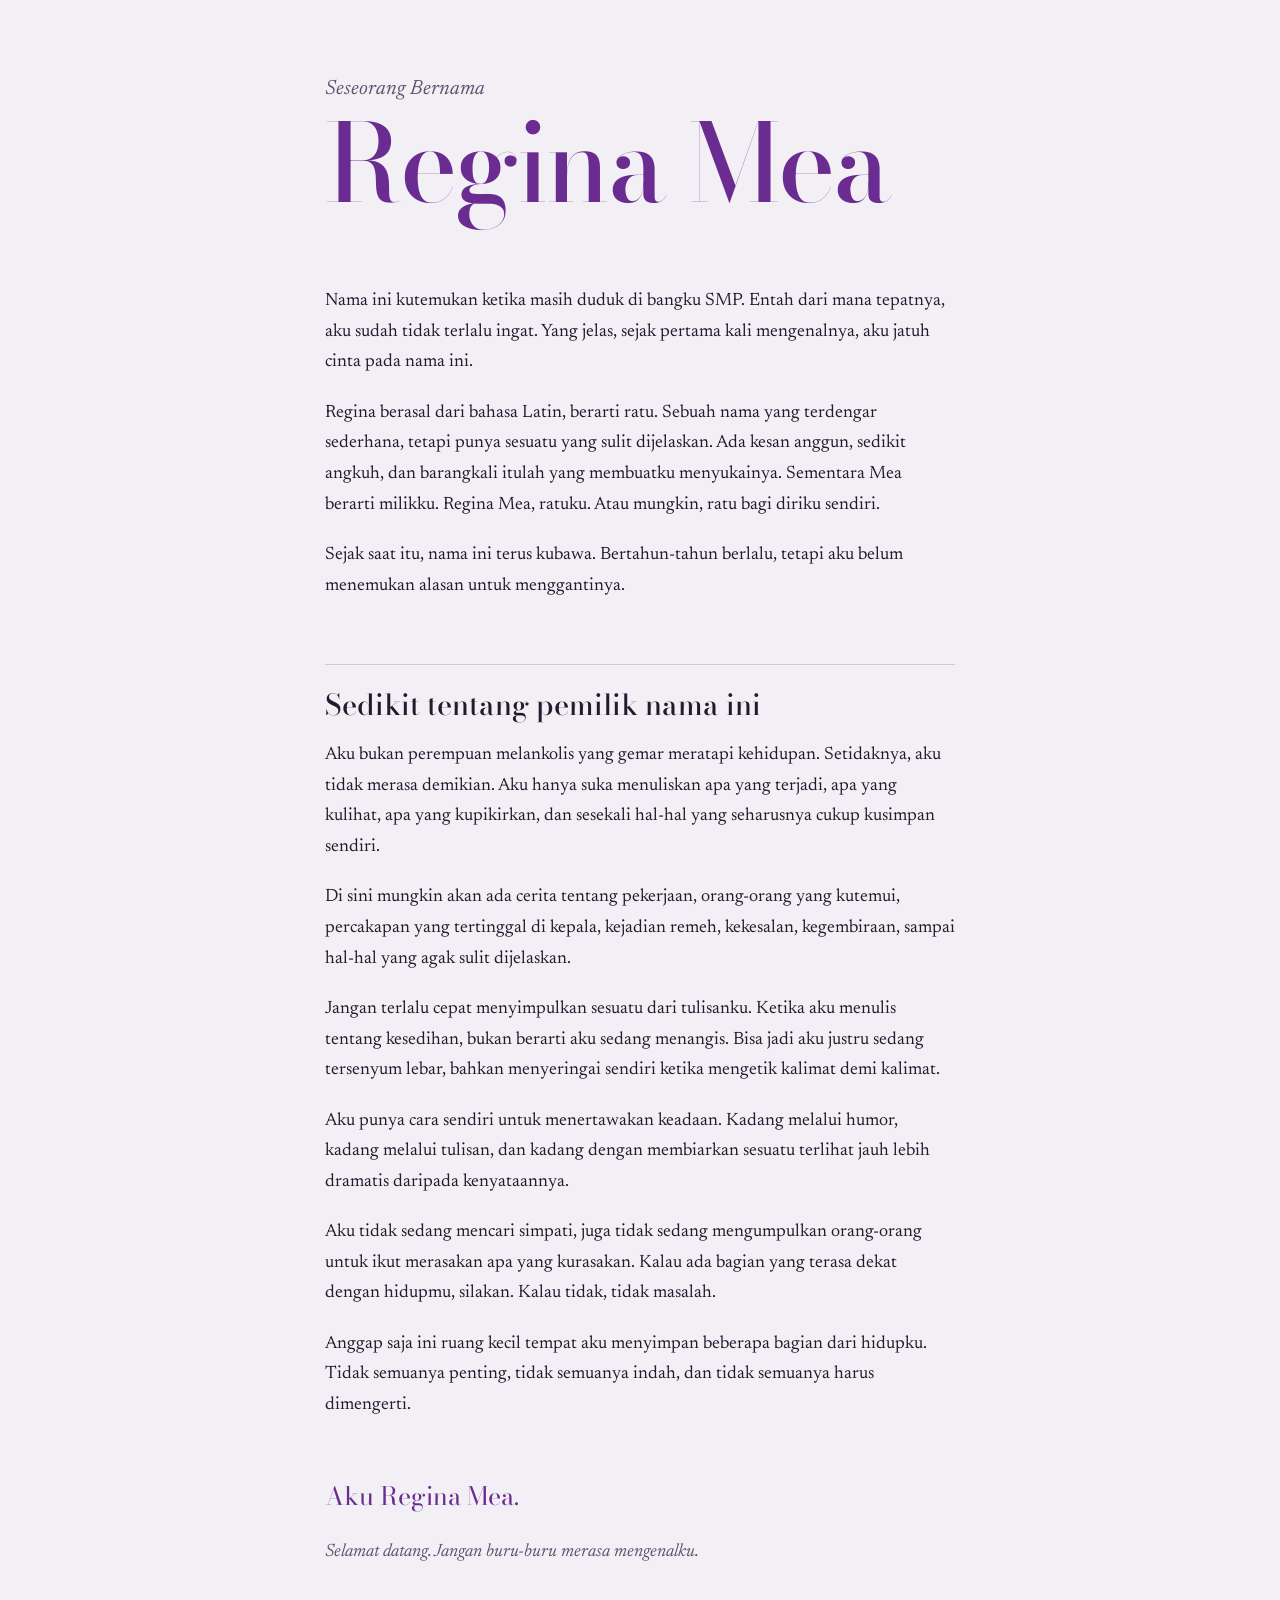
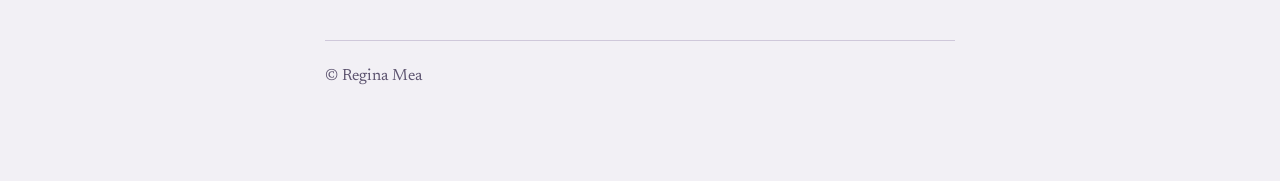
<file: index.html>
<!DOCTYPE html>
<html lang="id">
<head>
<meta charset="UTF-8">
<meta name="viewport" content="width=device-width, initial-scale=1">
<title>Seseorang Bernama Regina Mea</title>
<meta name="description" content="Ruang kecil tempat Regina Mea menyimpan beberapa bagian dari hidupnya.">
<link rel="preconnect" href="https://fonts.googleapis.com">
<link rel="preconnect" href="https://fonts.gstatic.com" crossorigin>
<link href="https://fonts.googleapis.com/css2?family=Bodoni+Moda:ital,opsz,wght@0,6..96,500;1,6..96,500&family=Newsreader:ital,opsz,wght@0,6..72,400;1,6..72,400&display=swap" rel="stylesheet">
<style>
  :root {
    --paper: #f2f0f5;
    --ink: #221b2e;
    --soft: #5d5470;
    --accent: #6a2c91;
    --rule: #cfc8da;
  }
  @media (prefers-color-scheme: dark) {
    :root {
      --paper: #1a1523;
      --ink: #ece8f3;
      --soft: #aaa0bd;
      --accent: #c79df0;
      --rule: #3a3149;
    }
  }
  * { box-sizing: border-box; }
  html { font-size: 112.5%; }
  body {
    margin: 0;
    background: var(--paper);
    color: var(--ink);
    font-family: "Newsreader", Georgia, "Times New Roman", serif;
    line-height: 1.7;
    -webkit-font-smoothing: antialiased;
  }
  .wrap {
    max-width: 38rem;
    margin: 0 auto;
    padding: 4rem 1.5rem 5rem;
  }
  header { margin-bottom: 4rem; }
  .kicker {
    margin: 0 0 .25rem;
    font-style: italic;
    color: var(--soft);
    font-size: 1.15rem;
  }
  h1 {
    margin: 0;
    font-family: "Bodoni Moda", "Didot", Georgia, serif;
    font-weight: 500;
    font-size: clamp(3.4rem, 15vw, 6rem);
    line-height: .95;
    letter-spacing: -.02em;
    color: var(--accent);
  }
  h2 {
    margin: 3.5rem 0 1rem;
    font-family: "Bodoni Moda", "Didot", Georgia, serif;
    font-weight: 500;
    font-size: 1.6rem;
    line-height: 1.2;
    padding-top: 1.25rem;
    border-top: 1px solid var(--rule);
  }
  p { margin: 0 0 1.1rem; }
  .salam { font-size: 1.25rem; }
  .meaning { font-style: italic; color: var(--soft); }
  .sign {
    margin-top: 3rem;
    font-family: "Bodoni Moda", "Didot", Georgia, serif;
    font-size: 1.4rem;
    color: var(--accent);
  }
  .sign + p { color: var(--soft); font-style: italic; }
  footer {
    margin-top: 4rem;
    padding-top: 1.25rem;
    border-top: 1px solid var(--rule);
    color: var(--soft);
    font-size: .9rem;
  }
</style>
</head>
<body>
<div class="wrap">

  <header>
    <p class="kicker">Seseorang Bernama</p>
    <h1>Regina Mea</h1>
  </header>

  <main>
    <p>Nama ini kutemukan ketika masih duduk di bangku SMP. Entah dari mana tepatnya, aku sudah tidak terlalu ingat. Yang jelas, sejak pertama kali mengenalnya, aku jatuh cinta pada nama ini.</p>
    <p>Regina berasal dari bahasa Latin, berarti ratu. Sebuah nama yang terdengar sederhana, tetapi punya sesuatu yang sulit dijelaskan. Ada kesan anggun, sedikit angkuh, dan barangkali itulah yang membuatku menyukainya. Sementara Mea berarti milikku. Regina Mea, ratuku. Atau mungkin, ratu bagi diriku sendiri.</p>
    <p>Sejak saat itu, nama ini terus kubawa. Bertahun-tahun berlalu, tetapi aku belum menemukan alasan untuk menggantinya.</p>

    <h2>Sedikit tentang pemilik nama ini</h2>

    <p>Aku bukan perempuan melankolis yang gemar meratapi kehidupan. Setidaknya, aku tidak merasa demikian. Aku hanya suka menuliskan apa yang terjadi, apa yang kulihat, apa yang kupikirkan, dan sesekali hal-hal yang seharusnya cukup kusimpan sendiri.</p>
    <p>Di sini mungkin akan ada cerita tentang pekerjaan, orang-orang yang kutemui, percakapan yang tertinggal di kepala, kejadian remeh, kekesalan, kegembiraan, sampai hal-hal yang agak sulit dijelaskan.</p>
    <p>Jangan terlalu cepat menyimpulkan sesuatu dari tulisanku. Ketika aku menulis tentang kesedihan, bukan berarti aku sedang menangis. Bisa jadi aku justru sedang tersenyum lebar, bahkan menyeringai sendiri ketika mengetik kalimat demi kalimat.</p>
    <p>Aku punya cara sendiri untuk menertawakan keadaan. Kadang melalui humor, kadang melalui tulisan, dan kadang dengan membiarkan sesuatu terlihat jauh lebih dramatis daripada kenyataannya.</p>
    <p>Aku tidak sedang mencari simpati, juga tidak sedang mengumpulkan orang-orang untuk ikut merasakan apa yang kurasakan. Kalau ada bagian yang terasa dekat dengan hidupmu, silakan. Kalau tidak, tidak masalah.</p>
    <p>Anggap saja ini ruang kecil tempat aku menyimpan beberapa bagian dari hidupku. Tidak semuanya penting, tidak semuanya indah, dan tidak semuanya harus dimengerti.</p>

    <p class="sign">Aku Regina Mea.</p>
    <p>Selamat datang. Jangan buru-buru merasa mengenalku.</p>
  </main>

  <footer>© Regina Mea</footer>

</div>
</body>
</html>
</file>
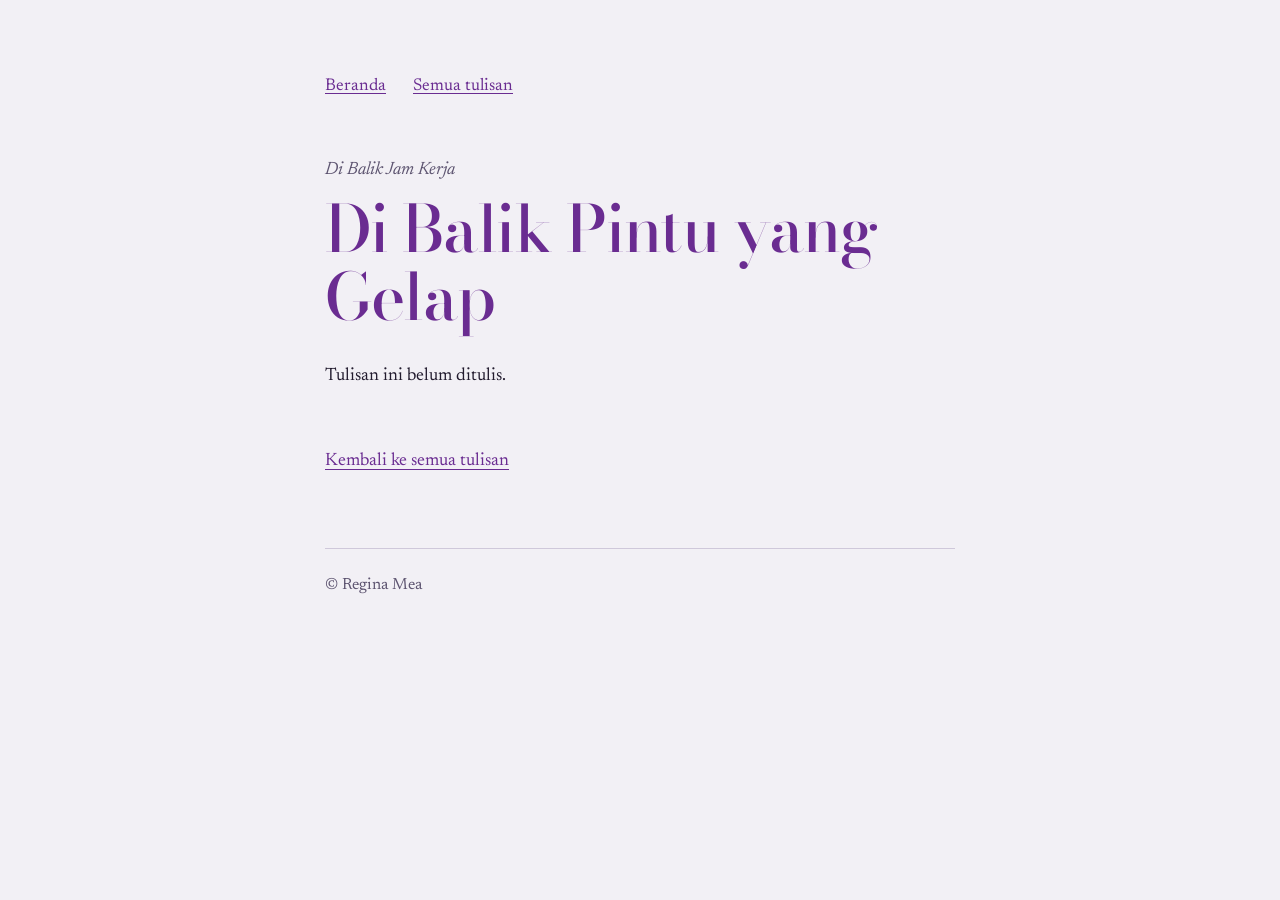
<file: di-balik-pintu-yang-gelap.html>
<!DOCTYPE html>
<html lang="id">
<head>
<meta charset="UTF-8">
<meta name="viewport" content="width=device-width, initial-scale=1">
<title>Di Balik Pintu yang Gelap | Regina Mea</title>
<meta name="description" content="Di Balik Pintu yang Gelap">
<link rel="preconnect" href="https://fonts.googleapis.com">
<link rel="preconnect" href="https://fonts.gstatic.com" crossorigin>
<link href="https://fonts.googleapis.com/css2?family=Bodoni+Moda:ital,opsz,wght@0,6..96,500;1,6..96,500&family=Newsreader:ital,opsz,wght@0,6..72,400;1,6..72,400&display=swap" rel="stylesheet">
<link rel="stylesheet" href="style.css">
</head>
<body>
<div class="wrap">
<nav><a href="index.html">Beranda</a><a href="tulisan.html">Semua tulisan</a></nav>
<main class="post">
<p class="cat">Di Balik Jam Kerja</p>
<h1>Di Balik Pintu yang Gelap</h1>
<br>
<!-- Ganti paragraf di bawah dengan tulisanmu. Satu paragraf = satu baris <p>...</p> -->
<p>Tulisan ini belum ditulis.</p>
</main>
<p class="more"><a class="back" href="tulisan.html">Kembali ke semua tulisan</a></p>
<footer>© Regina Mea</footer>
</div>
</body>
</html>
</file>
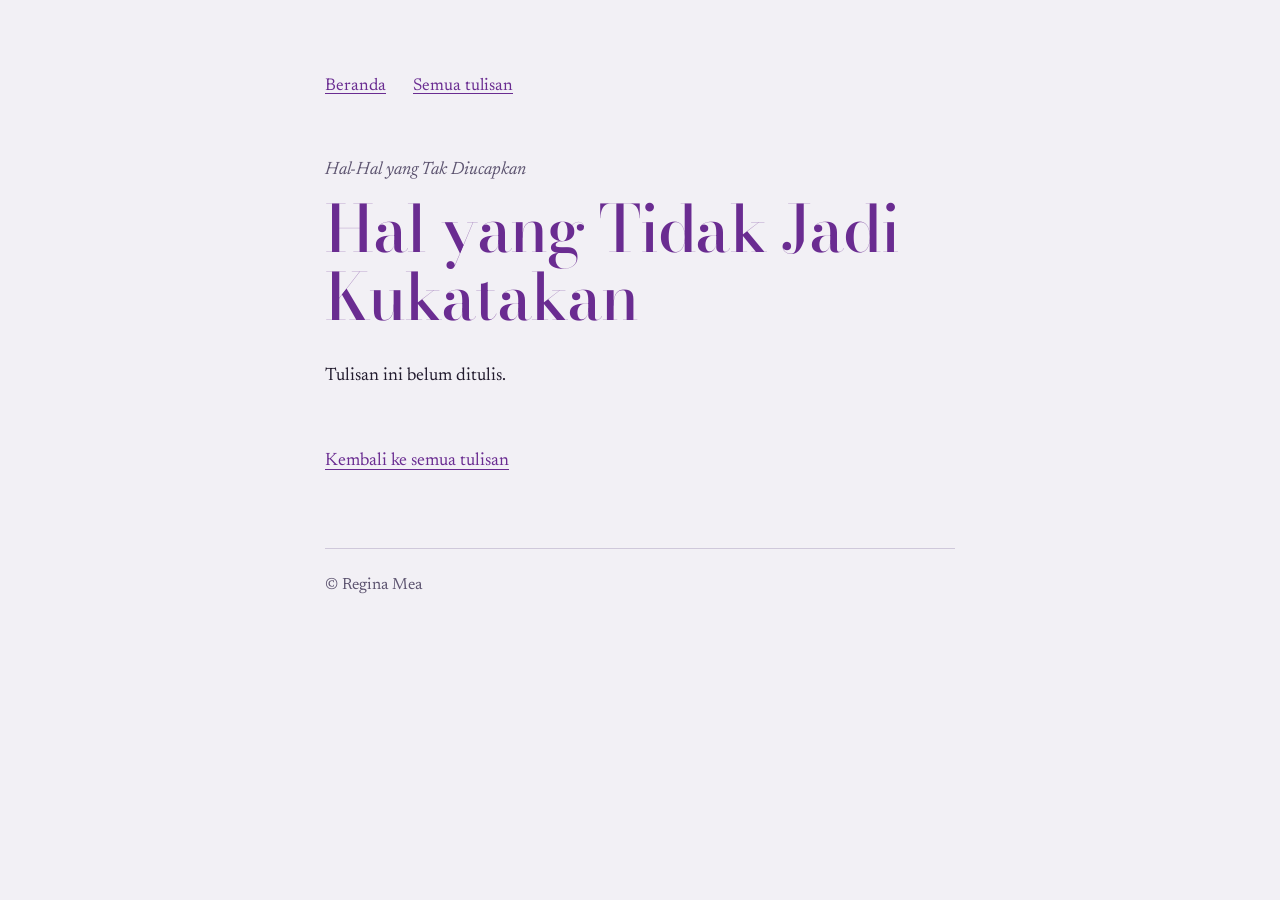
<file: hal-yang-tidak-jadi-kukatakan.html>
<!DOCTYPE html>
<html lang="id">
<head>
<meta charset="UTF-8">
<meta name="viewport" content="width=device-width, initial-scale=1">
<title>Hal yang Tidak Jadi Kukatakan | Regina Mea</title>
<meta name="description" content="Hal yang Tidak Jadi Kukatakan">
<link rel="preconnect" href="https://fonts.googleapis.com">
<link rel="preconnect" href="https://fonts.gstatic.com" crossorigin>
<link href="https://fonts.googleapis.com/css2?family=Bodoni+Moda:ital,opsz,wght@0,6..96,500;1,6..96,500&family=Newsreader:ital,opsz,wght@0,6..72,400;1,6..72,400&display=swap" rel="stylesheet">
<link rel="stylesheet" href="style.css">
</head>
<body>
<div class="wrap">
<nav><a href="index.html">Beranda</a><a href="tulisan.html">Semua tulisan</a></nav>
<main class="post">
<p class="cat">Hal-Hal yang Tak Diucapkan</p>
<h1>Hal yang Tidak Jadi Kukatakan</h1>
<br>
<!-- Ganti paragraf di bawah dengan tulisanmu. Satu paragraf = satu baris <p>...</p> -->
<p>Tulisan ini belum ditulis.</p>
</main>
<p class="more"><a class="back" href="tulisan.html">Kembali ke semua tulisan</a></p>
<footer>© Regina Mea</footer>
</div>
</body>
</html>
</file>
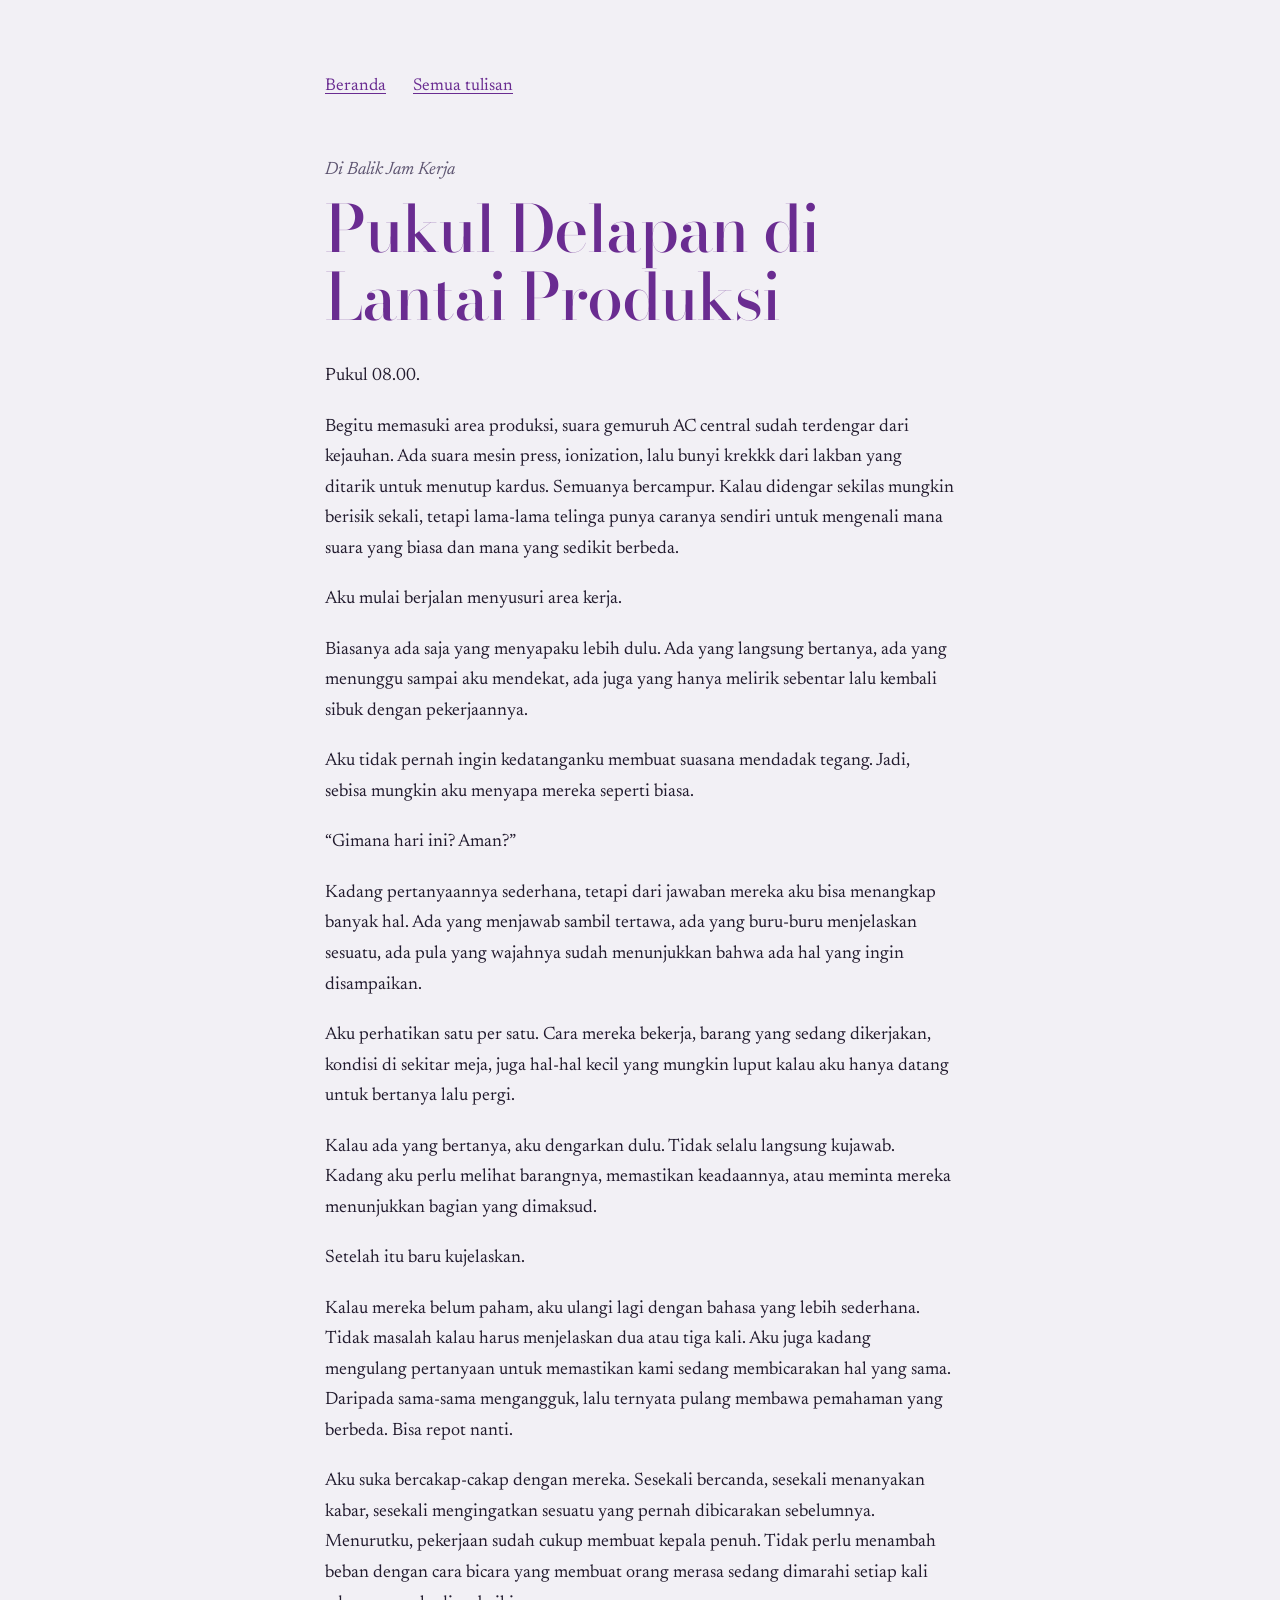
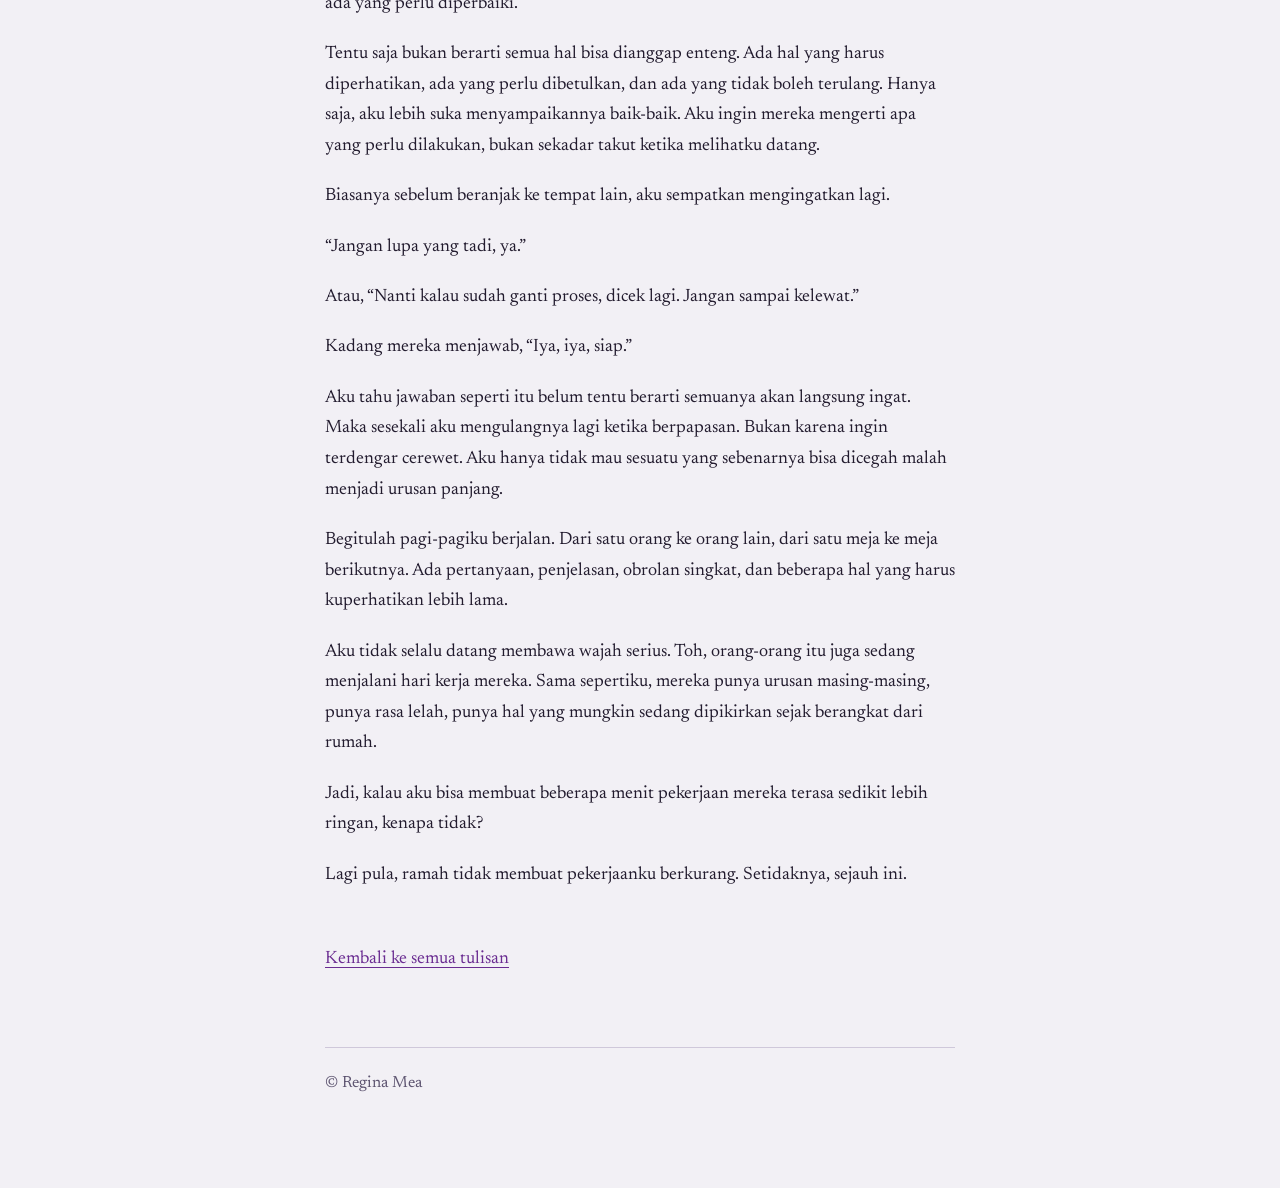
<file: pukul-delapan-di-lantai-produksi.html>
<!DOCTYPE html>
<html lang="id">
<head>
<meta charset="UTF-8">
<meta name="viewport" content="width=device-width, initial-scale=1">
<title>Pukul Delapan di Lantai Produksi | Regina Mea</title>
<meta name="description" content="Pukul Delapan di Lantai Produksi">
<link rel="preconnect" href="https://fonts.googleapis.com">
<link rel="preconnect" href="https://fonts.gstatic.com" crossorigin>
<link href="https://fonts.googleapis.com/css2?family=Bodoni+Moda:ital,opsz,wght@0,6..96,500;1,6..96,500&family=Newsreader:ital,opsz,wght@0,6..72,400;1,6..72,400&display=swap" rel="stylesheet">
<link rel="stylesheet" href="style.css">
</head>
<body>
<div class="wrap">
<nav><a href="index.html">Beranda</a><a href="tulisan.html">Semua tulisan</a></nav>
<main class="post">
<p class="cat">Di Balik Jam Kerja</p>
<h1>Pukul Delapan di Lantai Produksi</h1>
<br>
<p>Pukul 08.00.</p>
<p>Begitu memasuki area produksi, suara gemuruh AC central sudah terdengar dari kejauhan. Ada suara mesin press, ionization, lalu bunyi krekkk dari lakban yang ditarik untuk menutup kardus. Semuanya bercampur. Kalau didengar sekilas mungkin berisik sekali, tetapi lama-lama telinga punya caranya sendiri untuk mengenali mana suara yang biasa dan mana yang sedikit berbeda.</p>
<p>Aku mulai berjalan menyusuri area kerja.</p>
<p>Biasanya ada saja yang menyapaku lebih dulu. Ada yang langsung bertanya, ada yang menunggu sampai aku mendekat, ada juga yang hanya melirik sebentar lalu kembali sibuk dengan pekerjaannya.</p>
<p>Aku tidak pernah ingin kedatanganku membuat suasana mendadak tegang. Jadi, sebisa mungkin aku menyapa mereka seperti biasa.</p>
<p>“Gimana hari ini? Aman?”</p>
<p>Kadang pertanyaannya sederhana, tetapi dari jawaban mereka aku bisa menangkap banyak hal. Ada yang menjawab sambil tertawa, ada yang buru-buru menjelaskan sesuatu, ada pula yang wajahnya sudah menunjukkan bahwa ada hal yang ingin disampaikan.</p>
<p>Aku perhatikan satu per satu. Cara mereka bekerja, barang yang sedang dikerjakan, kondisi di sekitar meja, juga hal-hal kecil yang mungkin luput kalau aku hanya datang untuk bertanya lalu pergi.</p>
<p>Kalau ada yang bertanya, aku dengarkan dulu. Tidak selalu langsung kujawab. Kadang aku perlu melihat barangnya, memastikan keadaannya, atau meminta mereka menunjukkan bagian yang dimaksud.</p>
<p>Setelah itu baru kujelaskan.</p>
<p>Kalau mereka belum paham, aku ulangi lagi dengan bahasa yang lebih sederhana. Tidak masalah kalau harus menjelaskan dua atau tiga kali. Aku juga kadang mengulang pertanyaan untuk memastikan kami sedang membicarakan hal yang sama. Daripada sama-sama mengangguk, lalu ternyata pulang membawa pemahaman yang berbeda. Bisa repot nanti.</p>
<p>Aku suka bercakap-cakap dengan mereka. Sesekali bercanda, sesekali menanyakan kabar, sesekali mengingatkan sesuatu yang pernah dibicarakan sebelumnya. Menurutku, pekerjaan sudah cukup membuat kepala penuh. Tidak perlu menambah beban dengan cara bicara yang membuat orang merasa sedang dimarahi setiap kali ada yang perlu diperbaiki.</p>
<p>Tentu saja bukan berarti semua hal bisa dianggap enteng. Ada hal yang harus diperhatikan, ada yang perlu dibetulkan, dan ada yang tidak boleh terulang. Hanya saja, aku lebih suka menyampaikannya baik-baik. Aku ingin mereka mengerti apa yang perlu dilakukan, bukan sekadar takut ketika melihatku datang.</p>
<p>Biasanya sebelum beranjak ke tempat lain, aku sempatkan mengingatkan lagi.</p>
<p>“Jangan lupa yang tadi, ya.”</p>
<p>Atau, “Nanti kalau sudah ganti proses, dicek lagi. Jangan sampai kelewat.”</p>
<p>Kadang mereka menjawab, “Iya, iya, siap.”</p>
<p>Aku tahu jawaban seperti itu belum tentu berarti semuanya akan langsung ingat. Maka sesekali aku mengulangnya lagi ketika berpapasan. Bukan karena ingin terdengar cerewet. Aku hanya tidak mau sesuatu yang sebenarnya bisa dicegah malah menjadi urusan panjang.</p>
<p>Begitulah pagi-pagiku berjalan. Dari satu orang ke orang lain, dari satu meja ke meja berikutnya. Ada pertanyaan, penjelasan, obrolan singkat, dan beberapa hal yang harus kuperhatikan lebih lama.</p>
<p>Aku tidak selalu datang membawa wajah serius. Toh, orang-orang itu juga sedang menjalani hari kerja mereka. Sama sepertiku, mereka punya urusan masing-masing, punya rasa lelah, punya hal yang mungkin sedang dipikirkan sejak berangkat dari rumah.</p>
<p>Jadi, kalau aku bisa membuat beberapa menit pekerjaan mereka terasa sedikit lebih ringan, kenapa tidak?</p>
<p>Lagi pula, ramah tidak membuat pekerjaanku berkurang. Setidaknya, sejauh ini.</p>
</main>
<p class="more"><a class="back" href="tulisan.html">Kembali ke semua tulisan</a></p>
<footer>© Regina Mea</footer>
</div>
</body>
</html>
</file>
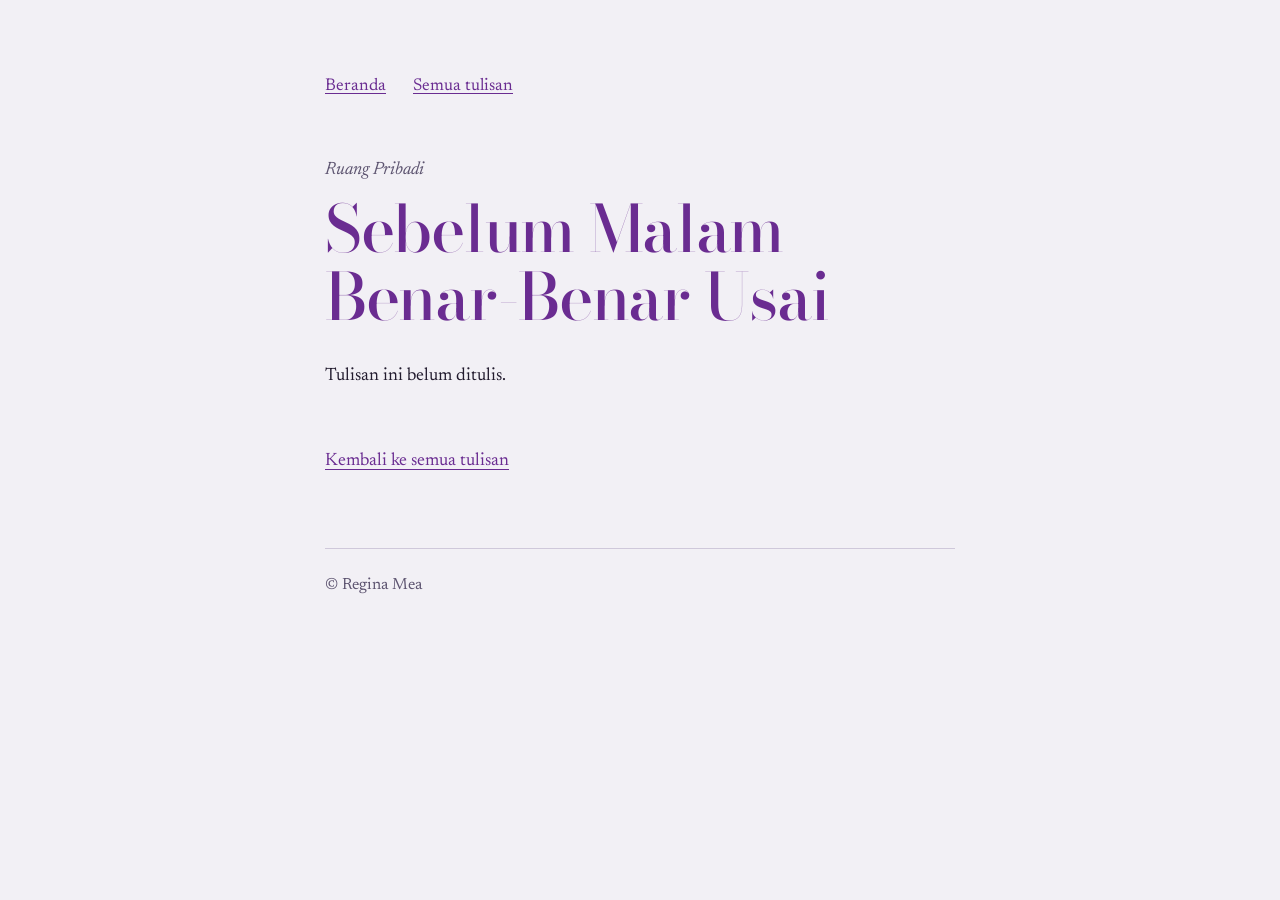
<file: sebelum-malam-benar-benar-usai.html>
<!DOCTYPE html>
<html lang="id">
<head>
<meta charset="UTF-8">
<meta name="viewport" content="width=device-width, initial-scale=1">
<title>Sebelum Malam Benar-Benar Usai | Regina Mea</title>
<meta name="description" content="Sebelum Malam Benar-Benar Usai">
<link rel="preconnect" href="https://fonts.googleapis.com">
<link rel="preconnect" href="https://fonts.gstatic.com" crossorigin>
<link href="https://fonts.googleapis.com/css2?family=Bodoni+Moda:ital,opsz,wght@0,6..96,500;1,6..96,500&family=Newsreader:ital,opsz,wght@0,6..72,400;1,6..72,400&display=swap" rel="stylesheet">
<link rel="stylesheet" href="style.css">
</head>
<body>
<div class="wrap">
<nav><a href="index.html">Beranda</a><a href="tulisan.html">Semua tulisan</a></nav>
<main class="post">
<p class="cat">Ruang Pribadi</p>
<h1>Sebelum Malam Benar-Benar Usai</h1>
<br>
<!-- Ganti paragraf di bawah dengan tulisanmu. Satu paragraf = satu baris <p>...</p> -->
<p>Tulisan ini belum ditulis.</p>
</main>
<p class="more"><a class="back" href="tulisan.html">Kembali ke semua tulisan</a></p>
<footer>© Regina Mea</footer>
</div>
</body>
</html>
</file>
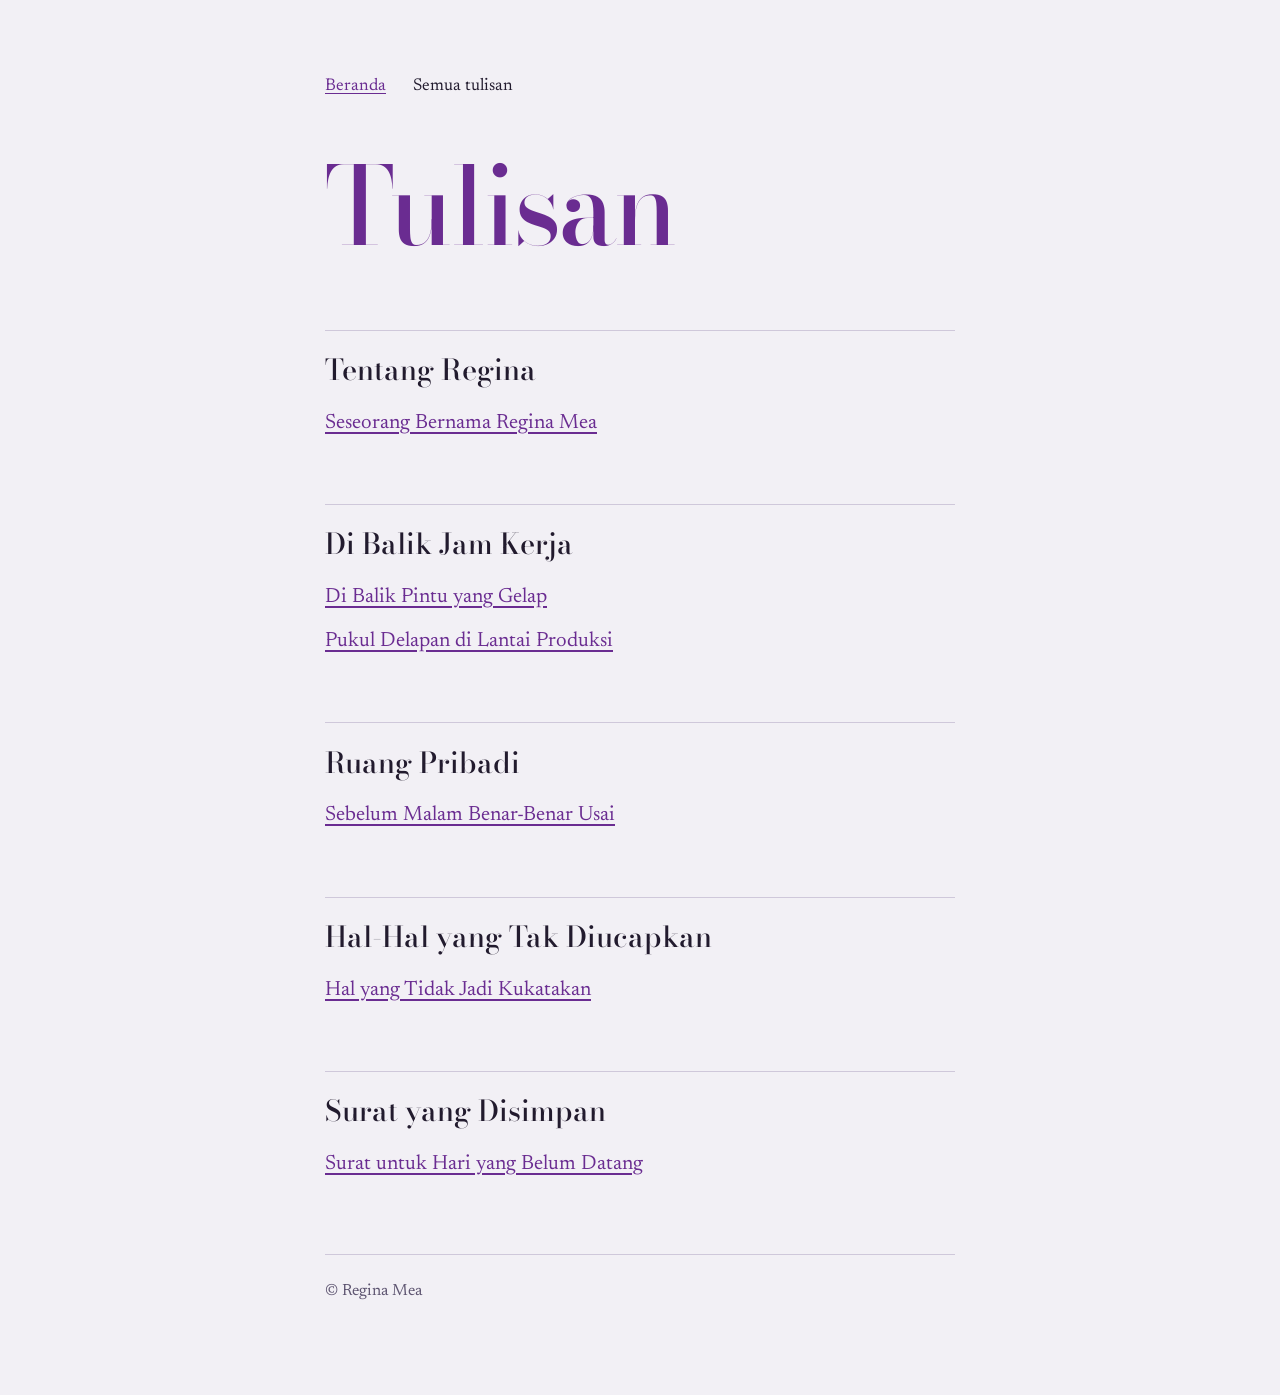
<file: tulisan (1).html>
<!DOCTYPE html>
<html lang="id">
<head>
<meta charset="UTF-8">
<meta name="viewport" content="width=device-width, initial-scale=1">
<title>Tulisan | Seseorang Bernama Regina Mea</title>
<meta name="description" content="Daftar tulisan Regina Mea.">
<link rel="preconnect" href="https://fonts.googleapis.com">
<link rel="preconnect" href="https://fonts.gstatic.com" crossorigin>
<link href="https://fonts.googleapis.com/css2?family=Bodoni+Moda:ital,opsz,wght@0,6..96,500;1,6..96,500&family=Newsreader:ital,opsz,wght@0,6..72,400;1,6..72,400&display=swap" rel="stylesheet">
<link rel="stylesheet" href="style.css">
</head>
<body>
<div class="wrap">
<nav><a href="index.html">Beranda</a><a href="tulisan.html" aria-current="page">Semua tulisan</a></nav>
<header><h1>Tulisan</h1></header>
<main>
<h2>Tentang Regina</h2>
<ul class="list"><li><a href="index.html">Seseorang Bernama Regina Mea</a></li></ul>
<h2>Di Balik Jam Kerja</h2>
<ul class="list">
  <li><a href="di-balik-pintu-yang-gelap.html">Di Balik Pintu yang Gelap</a></li>
  <li><a href="pukul-delapan-di-lantai-produksi.html">Pukul Delapan di Lantai Produksi</a></li>
</ul>
<h2>Ruang Pribadi</h2>
<ul class="list"><li><a href="sebelum-malam-benar-benar-usai.html">Sebelum Malam Benar-Benar Usai</a></li></ul>
<h2>Hal-Hal yang Tak Diucapkan</h2>
<ul class="list"><li><a href="hal-yang-tidak-jadi-kukatakan.html">Hal yang Tidak Jadi Kukatakan</a></li></ul>
<h2>Surat yang Disimpan</h2>
<ul class="list"><li><a href="surat-untuk-hari-yang-belum-datang.html">Surat untuk Hari yang Belum Datang</a></li></ul>
</main>
<footer>© Regina Mea</footer>
</div>
</body>
</html>
</file>
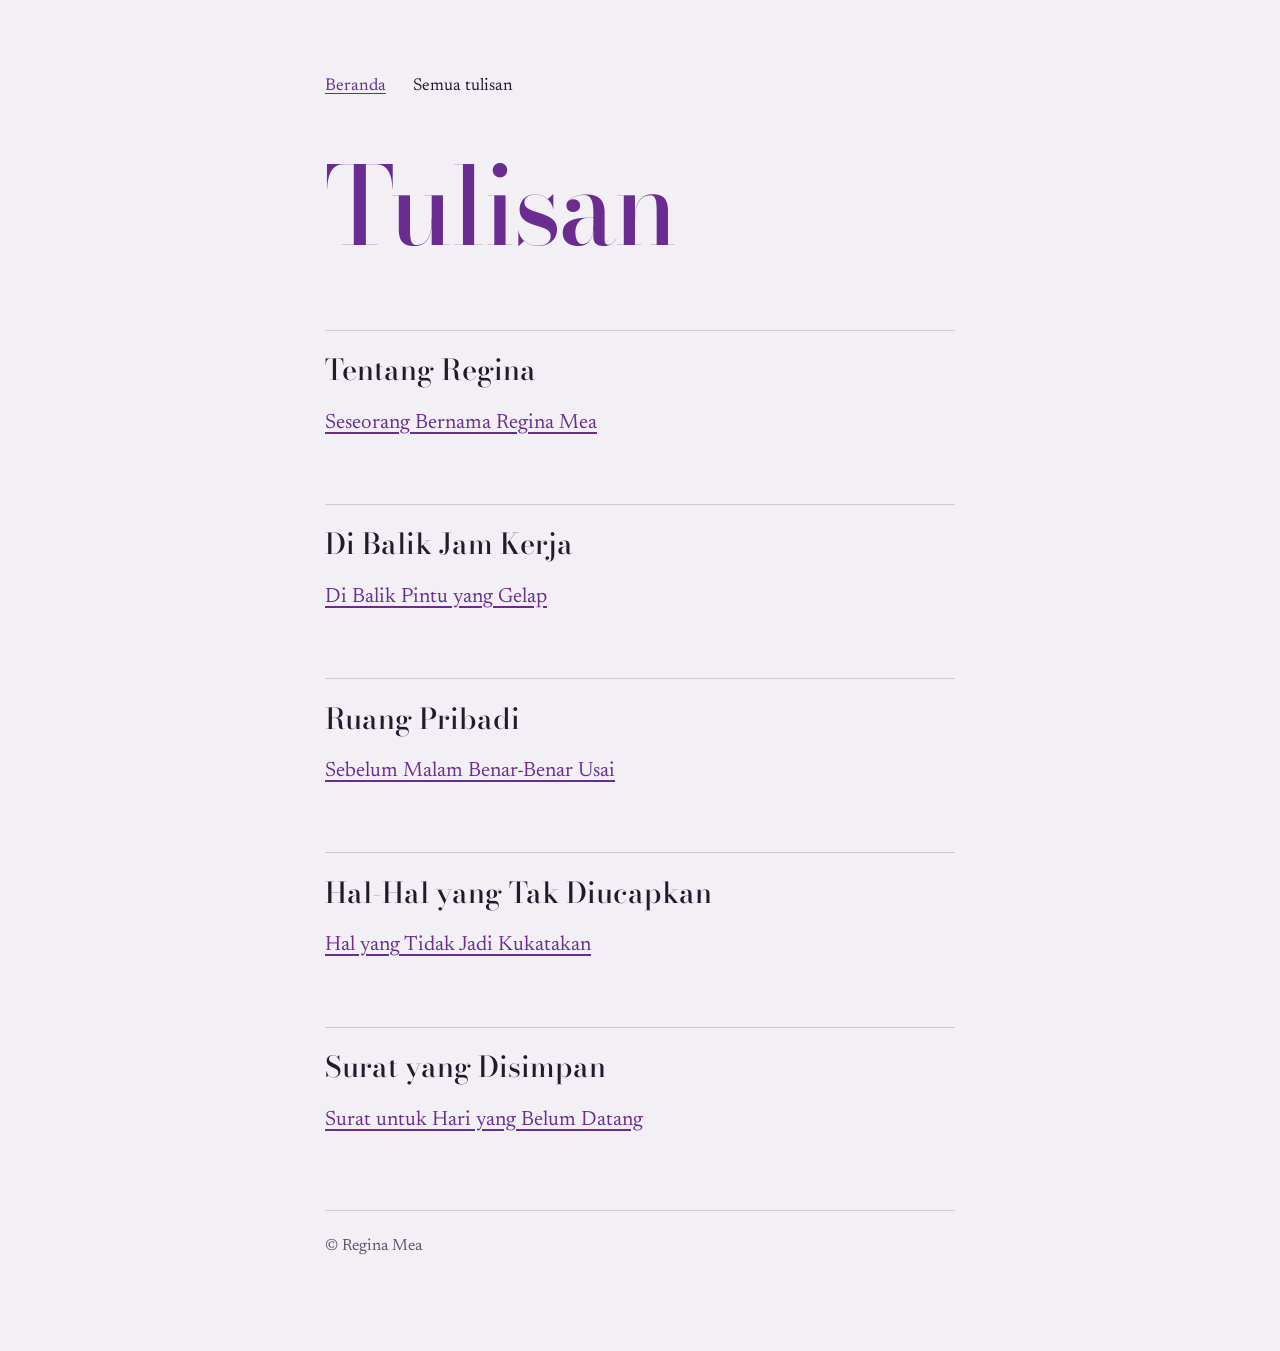
<file: tulisan.html>
<!DOCTYPE html>
<html lang="id">
<head>
<meta charset="UTF-8">
<meta name="viewport" content="width=device-width, initial-scale=1">
<title>Tulisan | Seseorang Bernama Regina Mea</title>
<meta name="description" content="Daftar tulisan Regina Mea.">
<link rel="preconnect" href="https://fonts.googleapis.com">
<link rel="preconnect" href="https://fonts.gstatic.com" crossorigin>
<link href="https://fonts.googleapis.com/css2?family=Bodoni+Moda:ital,opsz,wght@0,6..96,500;1,6..96,500&family=Newsreader:ital,opsz,wght@0,6..72,400;1,6..72,400&display=swap" rel="stylesheet">
<link rel="stylesheet" href="style.css">
</head>
<body>
<div class="wrap">
<nav><a href="index.html">Beranda</a><a href="tulisan.html" aria-current="page">Semua tulisan</a></nav>
<header><h1>Tulisan</h1></header>
<main>
<h2>Tentang Regina</h2>
<ul class="list"><li><a href="index.html">Seseorang Bernama Regina Mea</a></li></ul>
<h2>Di Balik Jam Kerja</h2>
<ul class="list"><li><a href="di-balik-pintu-yang-gelap.html">Di Balik Pintu yang Gelap</a></li></ul>
<h2>Ruang Pribadi</h2>
<ul class="list"><li><a href="sebelum-malam-benar-benar-usai.html">Sebelum Malam Benar-Benar Usai</a></li></ul>
<h2>Hal-Hal yang Tak Diucapkan</h2>
<ul class="list"><li><a href="hal-yang-tidak-jadi-kukatakan.html">Hal yang Tidak Jadi Kukatakan</a></li></ul>
<h2>Surat yang Disimpan</h2>
<ul class="list"><li><a href="surat-untuk-hari-yang-belum-datang.html">Surat untuk Hari yang Belum Datang</a></li></ul>
</main>
<footer>© Regina Mea</footer>
</div>
</body>
</html>
</file>
<file: style.css>
:root {
    --paper: #f2f0f5;
    --ink: #221b2e;
    --soft: #5d5470;
    --accent: #6a2c91;
    --rule: #cfc8da;
  }
  @media (prefers-color-scheme: dark) {
    :root {
      --paper: #1a1523;
      --ink: #ece8f3;
      --soft: #aaa0bd;
      --accent: #c79df0;
      --rule: #3a3149;
    }
  }
  * { box-sizing: border-box; }
  html { font-size: 112.5%; }
  body {
    margin: 0;
    background: var(--paper);
    color: var(--ink);
    font-family: "Newsreader", Georgia, "Times New Roman", serif;
    line-height: 1.7;
    -webkit-font-smoothing: antialiased;
  }
  .wrap {
    max-width: 38rem;
    margin: 0 auto;
    padding: 4rem 1.5rem 5rem;
  }
  header { margin-bottom: 4rem; }
  .kicker {
    margin: 0 0 .25rem;
    font-style: italic;
    color: var(--soft);
    font-size: 1.15rem;
  }
  h1 {
    margin: 0;
    font-family: "Bodoni Moda", "Didot", Georgia, serif;
    font-weight: 500;
    font-size: clamp(3.4rem, 15vw, 6rem);
    line-height: .95;
    letter-spacing: -.02em;
    color: var(--accent);
  }
  h2 {
    margin: 3.5rem 0 1rem;
    font-family: "Bodoni Moda", "Didot", Georgia, serif;
    font-weight: 500;
    font-size: 1.6rem;
    line-height: 1.2;
    padding-top: 1.25rem;
    border-top: 1px solid var(--rule);
  }
  p { margin: 0 0 1.1rem; }
  .salam { font-size: 1.25rem; }
  .meaning { font-style: italic; color: var(--soft); }
  .sign {
    margin-top: 3rem;
    font-family: "Bodoni Moda", "Didot", Georgia, serif;
    font-size: 1.4rem;
    color: var(--accent);
  }
  .sign + p { color: var(--soft); font-style: italic; }
  footer {
    margin-top: 4rem;
    padding-top: 1.25rem;
    border-top: 1px solid var(--rule);
    color: var(--soft);
    font-size: .9rem;
  }

  nav { margin: 0 0 3rem; font-size: .95rem; display: flex; gap: 1.5rem; }
  nav a, .back, .list a { color: var(--accent); text-underline-offset: .2em; }
  nav a[aria-current] { color: var(--ink); text-decoration: none; }
  .cat { margin: 0 0 .5rem; font-style: italic; color: var(--soft); }
  .post h1 { font-size: clamp(2.2rem, 9vw, 3.6rem); line-height: 1.05; }
  .list { list-style: none; margin: 0; padding: 0; }
  .list li { margin: 0 0 .5rem; font-size: 1.15rem; }
  .list-intro { color: var(--soft); font-style: italic; }
  .more { margin-top: 3rem; }
  a:focus-visible { outline: 2px solid var(--accent); outline-offset: 3px; }
</file>
